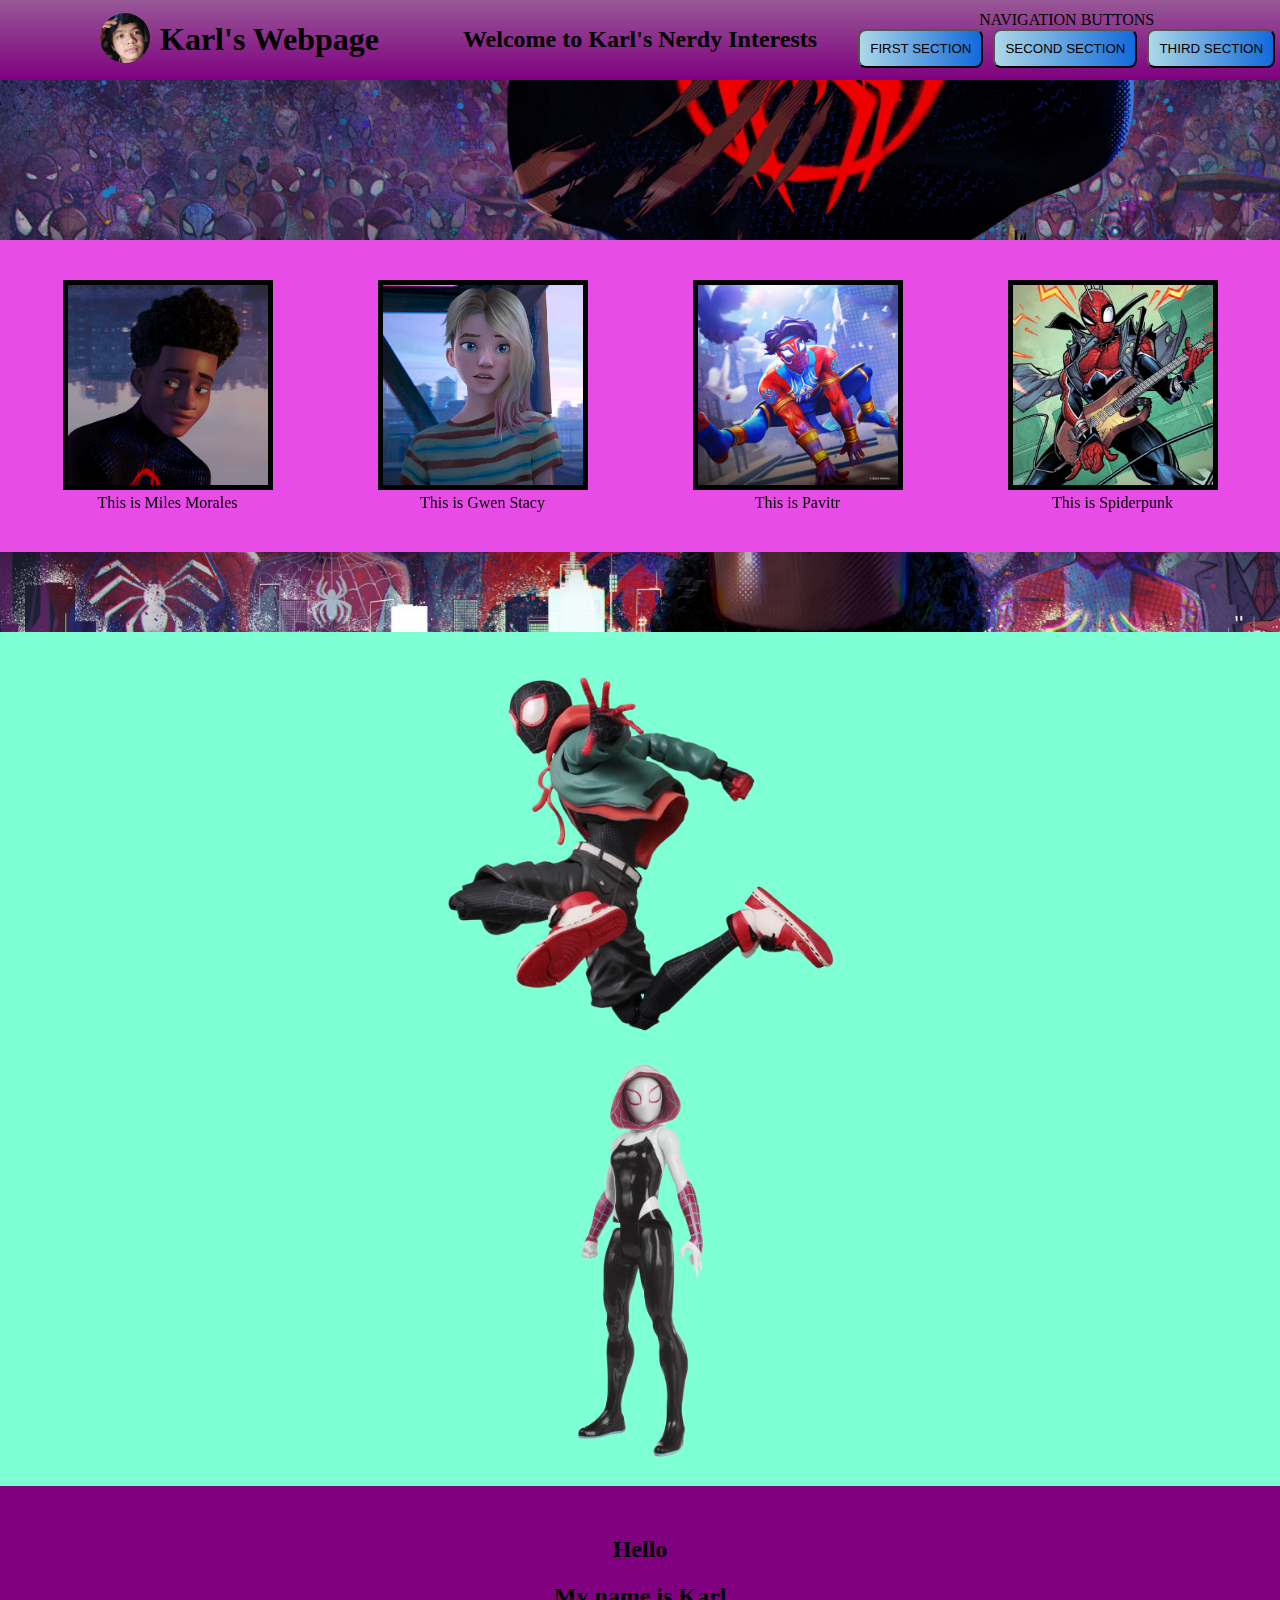
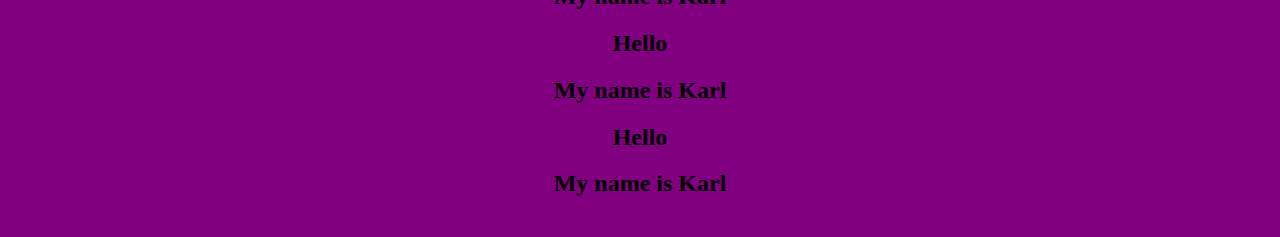
<file: index.html>
<!DOCTYPE html>
<html lang="en">
<head>
    <meta charset="UTF-8">
    <meta name="viewport" content="width=device-width, initial-scale=1.0">
    <link rel="icon" href="spiderverse logo.jpg" type="image/png">
    <title>Karl's Webpage</title>
    <link rel="stylesheet" href="style.css">
</head>
<body>
    <section id ="top-section">
            <div id = "website-heading-placeholder">
                <a href="https://web.facebook.com/karlandreigarcia.laurente.7/" target="_blank"><img id = "karl-profpic" src="Karl.jpg" alt="karl's picture"></a>
                <h1 id ="website-heading">Karl's Webpage</h1>
            </div>
            <div id="welcome-message-div">
                <h2 id="welcome-message">Welcome to Karl's Nerdy Interests</h2>
            </div>
            <div id ="btn-and-label-placeholder">
                <p id = "nav-btn-label">NAVIGATION BUTTONS</p>
                <div id="button-placeholder">
                    <button class="navigation-button" onclick="scrollToSection('first-section')">FIRST SECTION</button>
                    <button class="navigation-button" onclick="scrollToSection('second-section')">SECOND SECTION</button>
                    <button class="navigation-button" onclick="scrollToSection('third-section')">THIRD SECTION</button>
                </div>    
            </div>
    </section>
    <section id="first-section" class = "section">
        <div id = "characters-section">
            <div id="characters-div">
                <figure>
                    <div class="div-popup">
                        <a href="milesmorales.html" target="_blank"><img class="main-image" src="miles morales" alt="miles morales"></a>
                        <img class="popup-image" src="miles morales figurine.png" alt="miles morales">
                    </div>
                    <figcaption>This is Miles Morales</figcaption>
                </figure>
                <figure>
                    <div class="div-popup">
                    <a href="gwenstacy.html" target="_blank"><img class="main-image" src="gwen stacy.jpg" alt="gwen stacy"></a>
                    <img class="popup-image" src="gwen stacy figurine.png" alt="miles morales">
                    </div>
                    <figcaption>This is Gwen Stacy</figcaption>
                </figure>
                <figure>
                    <div class="div-popup">
                    <a href="pavitr.html" target="_blank"><img class="main-image" src="pavitr.jpg" alt="gwen stacy"></a>
                    <img class="popup-image" src="pavitr figurine.png" alt="miles morales">
                    </div>
                    <figcaption>This is Pavitr</figcaption>
                </figure>
                <figure>
                    <div class="div-popup">
                    <a href="spiderpunk.html" target="_blank"><img class="main-image" src="spiderpunk.jpg" alt="gwen stacy"></a>
                    <img class="popup-image" src="spiderpunk figurine.png" alt="miles morales">
                    </div>
                    <figcaption>This is Spiderpunk</figcaption>
                </figure>
            </div>
        </div>
    </section>
    <section id="second-section" class ="section">
        <div id="second-div">
            <figure>
                <img src="miles morales figurine.png" alt="miles morales figurine">
            </figure>
            <figure>
                <img src="gwen stacy figurine.png" alt="gwen stacy figurine">
            </figure>
        </div>
    </section>
    <section id="third-section">
    <div id = "second-to-last">
            <h2 class ="h2-of-second-to-last">Hello</h2>
            <h2 class ="h2-of-second-to-last">My name is Karl</h2>
        </div>
        <div id = "last-div">
        <div>
            <h2 class ="first-h2-of-last-div">Hello</h2>
            <h2 class ="first-h2-of-last-div">My name is Karl</h2>
        </div>
        <div>
            <h2 class ="second-h2-of-last-div">Hello</h2>
            <h2 class ="second-h2-of-last-div">My name is Karl</h2>
        </div>
    </div>
    </section>
    <script src = "script.js"></script>
</body>
</html>
</file>
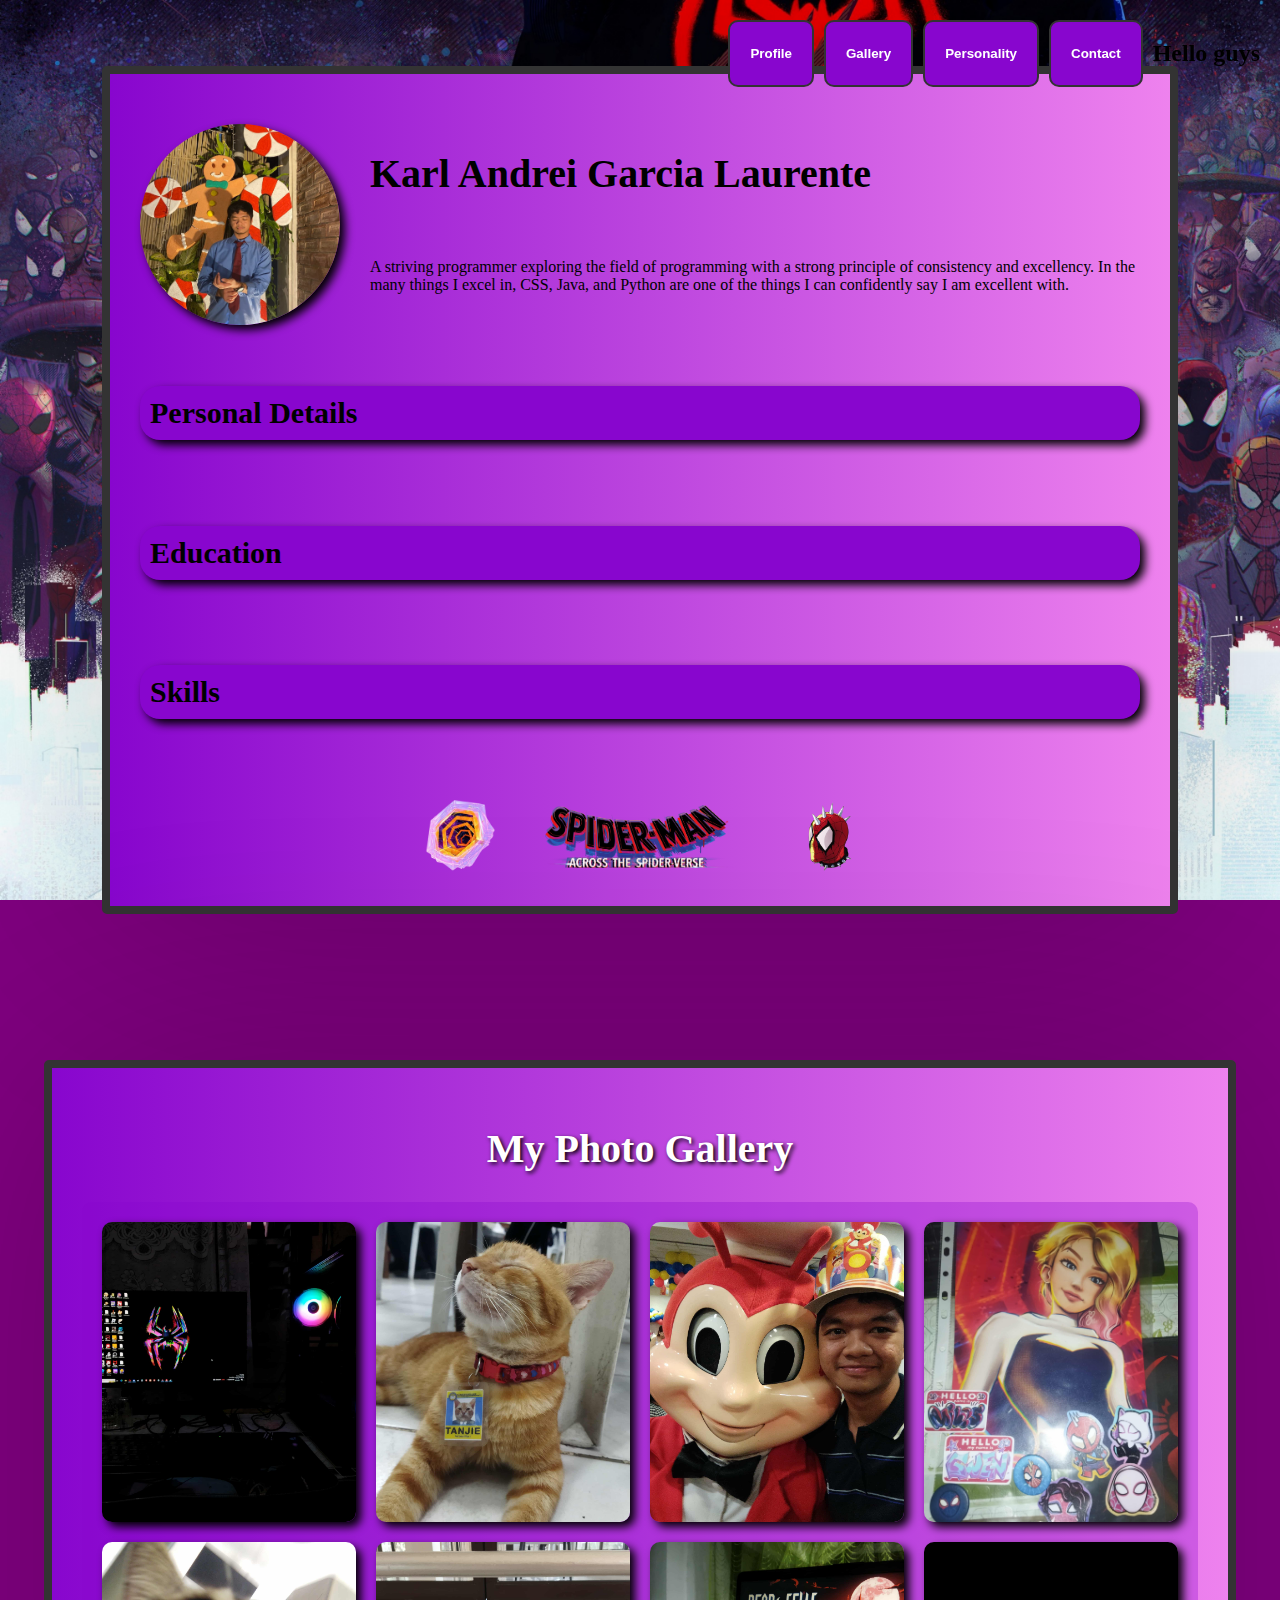
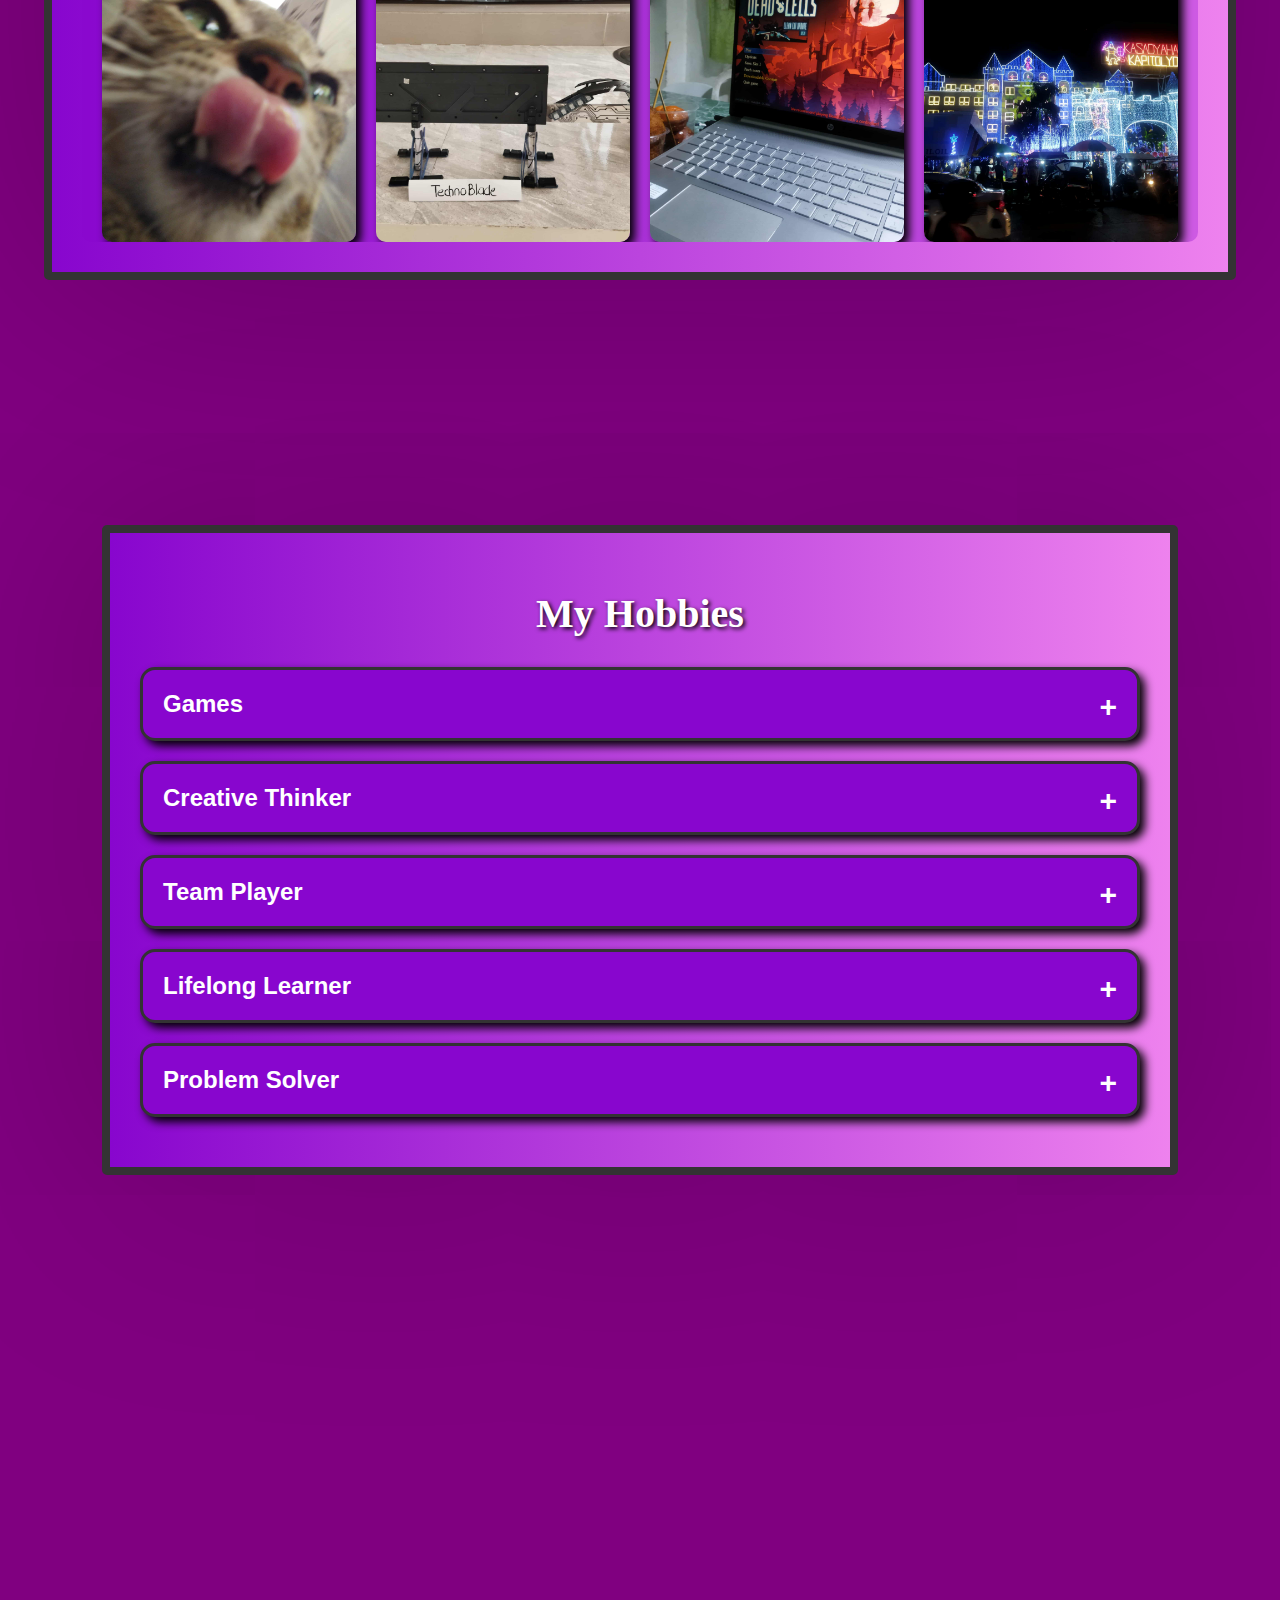
<file: portfolio-files/index.html>
<!DOCTYPE html>
<html>
<head>
    <title>Karl Andrei G. Laurente</title>
    <link rel="stylesheet" href="style.css">
</head>

<body>
    <script src="script.js"></script>
    <!-- Navigation -->
    <div class="nav-container">
        <button class="nav-btn" onclick="scrollToSection('section1')">Profile</button>
        <button class="nav-btn" onclick="scrollToSection('section2')">Gallery</button>
        <button class="nav-btn" onclick="scrollToSection('section3')">Personality</button>
        <button class="nav-btn" onclick="scrollToSection('section4')">Contact</button>
        <h2>Hello guys</h2>
    </div>

    <!-- SECTION 1: Profile (Your existing content) -->
    <div id="section1" class="section">
        <div class="box-outline">
            <div class="profile">
                <img class="profile-picture" src="Karl.jpg" alt="Karl" width="200px">
                <div>
                    <h1 class="name">Karl Andrei Garcia Laurente</h1><br>
                    <p>A striving programmer exploring the field of programming with a strong principle of consistency and excellency. In the many things I excel in, CSS, Java, and Python are one of the things I can confidently say I am excellent with.</p>
                </div>
            </div>

            <br><br><h2 class="personal">Personal Details <button class="dropdown-btn" id="personal-dropdown-btn" style="display:none;">+</button></h2>
            <div class="dropdown" id="personal-dropdown">
                <div>
                    <h2>Address</h2>
                    <p>Block 8 Barangay Sinikway, La Paz, Iloilo City</p>
                </div>
                <div>
                    <h2>Contact</h2>
                    <p>09287313637</p>
                </div>
                <div>
                    <h2>Others</h2>
                    <p>karlandrei.laurente@students.isatu.edu.ph</p>
                </div>
            </div>

            <br><br><h2 class="education">Education<button class="dropdown-btn" id="education-dropdown-btn" style="display:none;">+</button></h2>
            <div class="dropdown" id="education-dropdown">
                <div>
                    <h2>Bachelor of Science in Information Technology</h2>
                </div>
                <div>
                    <p>A four-year undergraduate program that focuses on the study of computer systems, software, networks, and information management.</p>
                </div>
                <div>
                    <h2>Primary</h2>
                    <p>La Paz II Elementary School</p>
                </div>
                <div>
                    <h2>Secondary</h2>
                    <p>La Paz National High School</p>
                </div>
                <div>
                    <h2>College</h2>
                    <p>Iloilo Science And Technology University</p>
                </div>
            </div>

            <br><br><h2 class="skills">Skills <button class="dropdown-btn" id="skills-dropdown-btn" style="display:none;">+</button></h2>
            <div class="dropdown" id="skills-dropdown">
                <img src="python.png" alt="python" width="150px">
                <div class="python">
                    <h2>Python</h2>
                    <p>A high-level, easy-to-read programming language known for its simplicity and versatility. Widely used in web development, data science, automation, and artificial intelligence.</p>
                </div>

                <img src="json.png" alt="python" width="150px">
                <div class="Json">
                    <h2>Json</h2>
                    <p>A lightweight data format used to store and exchange information. It is easy for humans to read and for machines to parse, often used in APIs and web applications.</p>
                </div>

                <img src="java.png" alt="python" width="150px">
                <div class="Java">
                    <h2>Java</h2>
                    <p>A powerful, object-oriented programming language designed for portability and reliability. Commonly used in enterprise applications, Android development, and large-scale systems.</p>
                </div>

                <img src="HTML.png" alt="python" width="150px">
                <div class="HTML">
                    <h2>HTML</h2>
                    <p>The standard markup language for creating web pages. It structures content on the web using elements like headings, paragraphs, links, and images.</p>
                </div>
            </div>

            <br><br>
            <div class="logo">
                <a href="https://www.linkedin.com/in/karl-andrei-laurente-016103383"><img src="spiderverse portal.png" width="70" height="70" alt="logo"></a>
                <a href="https://www.instagram.com/undoubtedlykarl"><img src="spiderverse logo.png" width="200" height="70" alt="logo" class="shift-left"></a>
                <a href="https://www.facebook.com/karlandreigarcia.laurente.7"><img src="spiderpunk.jpg" width="50" height="70"></a>
            </div>
        </div>
    </div>

    <!-- SECTION 2: Photo Gallery -->
    <div id="section2" class="section">
        <div class="gallery-container">
            <h1 class="gallery-title">My Photo Gallery</h1>
            <div class="gallery-grid">
                <!-- ADD YOUR PHOTOS HERE -->
                <!-- Copy and paste this gallery-item block for each photo you want to add -->
                <!-- Replace "your-photo-1.jpg" with your actual image filename -->
                <!-- Replace "Photo description" with a description of the photo -->
                
                <div class="gallery-item">
                    <img src="gallery1.jpg" alt="Photo 1">
                    <div class="gallery-caption">This is my computer setup at home</div>
                </div>

                <div class="gallery-item">
                    <img src="gallery2.jpg" alt="Photo 2">
                    <div class="gallery-caption">Last photo I ever took of Tanjie</div>
                </div>

                <div class="gallery-item">
                    <img src="gallery3.jpg" alt="Photo 3">
                    <div class="gallery-caption">My favorite fast food mascot</div>
                </div>

                <div class="gallery-item">
                    <img src="gallery4.jpg" alt="Photo 4">
                    <div class="gallery-caption">My spiderverse collection cuz I'm a big fan</div>
                </div>

                <div class="gallery-item">
                    <img src="gallery5.jpg" alt="Photo 5">
                    <div class="gallery-caption">A perfectly timed photo of Pedro while he licks his lips</div>
                </div>

                <div class="gallery-item">
                    <img src="gallery6.jpg" alt="Photo 6">
                    <div class="gallery-caption">An E-waste recycle project I made to honor the passed away minecraft player, Technoblade</div>
                </div>

                <div class="gallery-item">
                    <img src="gallery7.jpg" alt="Photo 7">
                    <div class="gallery-caption">Ever since I was a freshman, I used to go to the COMSOC office to play this game</div>
                </div> 

                <div class="gallery-item">
                    <img src="gallery8.jpg" alt="Photo 8">
                    <div class="gallery-caption">My first time seeing the Capitol up close during December</div>
                </div>

                <div class="gallery-item">
                    <img src="gallery9.jpg" alt="Photo 9">
                    <div class="gallery-caption">A recently took picture of our oath-taking as GRID officers</div>
                </div>

                <div class="gallery-item">
                    <img src="gallery10.jpg" alt="Photo 10">
                    <div class="gallery-caption">A picture of the sunset I took by myself which came out really nice</div>
                </div>

                <div class="gallery-item">
                    <img src="gallery11.jpg" alt="Photo 11">
                    <div class="gallery-caption">Birthday celebration of my sister at Mestizo</div>
                </div>

                <div class="gallery-item">
                    <img src="gallery12.jpg" alt="Photo 12">
                    <div class="gallery-caption">Me and my cousin Rv during graduation from kindergarten</div>
                </div>

                <div class="gallery-item">
                    <img src="gallery13.jpg" alt="Photo 13">
                    <div class="gallery-caption">Tree planting activity from last year</div>
                </div>

                <div class="gallery-item">
                    <img src="gallery14.jpg" alt="Photo 14">
                    <div class="gallery-caption">My graduation photo along with my awards and certificates</div>
                </div>

                <div class="gallery-item">
                    <img src="gallery15.jpg" alt="Photo 15">
                    <div class="gallery-caption">Me and my classmates wearing our toga and cap</div>
                </div>

                <div class="gallery-item">
                    <img src="gallery16.jpg" alt="Photo 16">
                    <div class="gallery-caption">Gift-giving activity of COMSOC in the year 2023</div>
                </div>

                <div class="gallery-item">
                    <img src="gallery17.jpg" alt="Photo 17">
                    <div class="gallery-caption">A visit to the cemetery back when I was kid along with my grandmother Rosalina</div>
                </div>

                <div class="gallery-item">
                    <img src="gallery18.jpg" alt="Photo 18">
                    <div class="gallery-caption">Me and my classmates reunion in WIT during the university's college days</div>
                </div>

                <div class="gallery-item">
                    <img src="gallery19.jpg" alt="Photo 19">
                    <div class="gallery-caption">Me with my parents on my graduation day in WIT as SHS</div>
                </div>

                <div class="gallery-item">
                    <img src="gallery20.jpg" alt="Photo 20">
                    <div class="gallery-caption">This was in grade 7 where I insisted to take part in the boy scout off-campus activity</div>
                </div>
                <!-- Add more photos by copying the gallery-item block above -->
            </div>
        </div>
    </div>

    <!-- SECTION 3: Personalities -->
    <div id="section3" class="section">
        <div class="personalities-container">
            <h1 class="personalities-title">My Hobbies</h1>
            
            <!-- ADD YOUR PERSONALITY TRAITS HERE -->
            <!-- Copy and paste this personality-item block for each trait -->
            <!-- Replace the button text and content text with your own -->
            
            <div class="personality-item">
                <button class="personality-btn" onclick="togglePersonality(this)">
                Games
                </button>
                <div class="personality-content">
                    <p>I am a very passionate gamer who loves to excel, have fun, and interact with other people, games have saved me multiple times from instances where I felt so alone and worthless. I treasure games a lot as it has been my main coping mechanism ever since.</p>
                    <div class="gallery-item">
                    <img src="albion.jpg" alt="albion">
                    <div class="gallery-caption">This is my current favorite game in which I am really invested in.</div>
                </div>
                </div>
            </div>

            <div class="personality-item">
                <button class="personality-btn" onclick="togglePersonality(this)">
                Creative Thinker
                </button>
                <div class="personality-content">
                    <p>Describe your creativity here. Share examples of how you approach problems creatively or how you express your creative side.</p>
                </div>
            </div>

            <div class="personality-item">
                <button class="personality-btn" onclick="togglePersonality(this)">
                Team Player
                </button>
                <div class="personality-content">
                    <p>Explain your teamwork skills and how you collaborate with others. Share experiences that demonstrate this trait.</p>
                </div>
            </div>

            <div class="personality-item">
                <button class="personality-btn" onclick="togglePersonality(this)">
                Lifelong Learner
                </button>
                <div class="personality-content">
                    <p>Discuss your passion for learning and how you continuously improve your skills. Mention areas you're currently exploring.</p>
                </div>
            </div>

            <div class="personality-item">
                <button class="personality-btn" onclick="togglePersonality(this)">
                Problem Solver
                </button>
                <div class="personality-content">
                    <p>Describe your approach to solving problems and overcoming challenges. Give examples of complex problems you've tackled.</p>
                </div>
            </div>

            <!-- Add more personality traits by copying the personality-item block above -->
        </div>
    </div>
    <div id="section4" class="section">
        <div class="hello">
            <h2 class="lasth2"><strong>Hi</strong></h2>
        </div>
    </div>
</body>
</html>
</file>
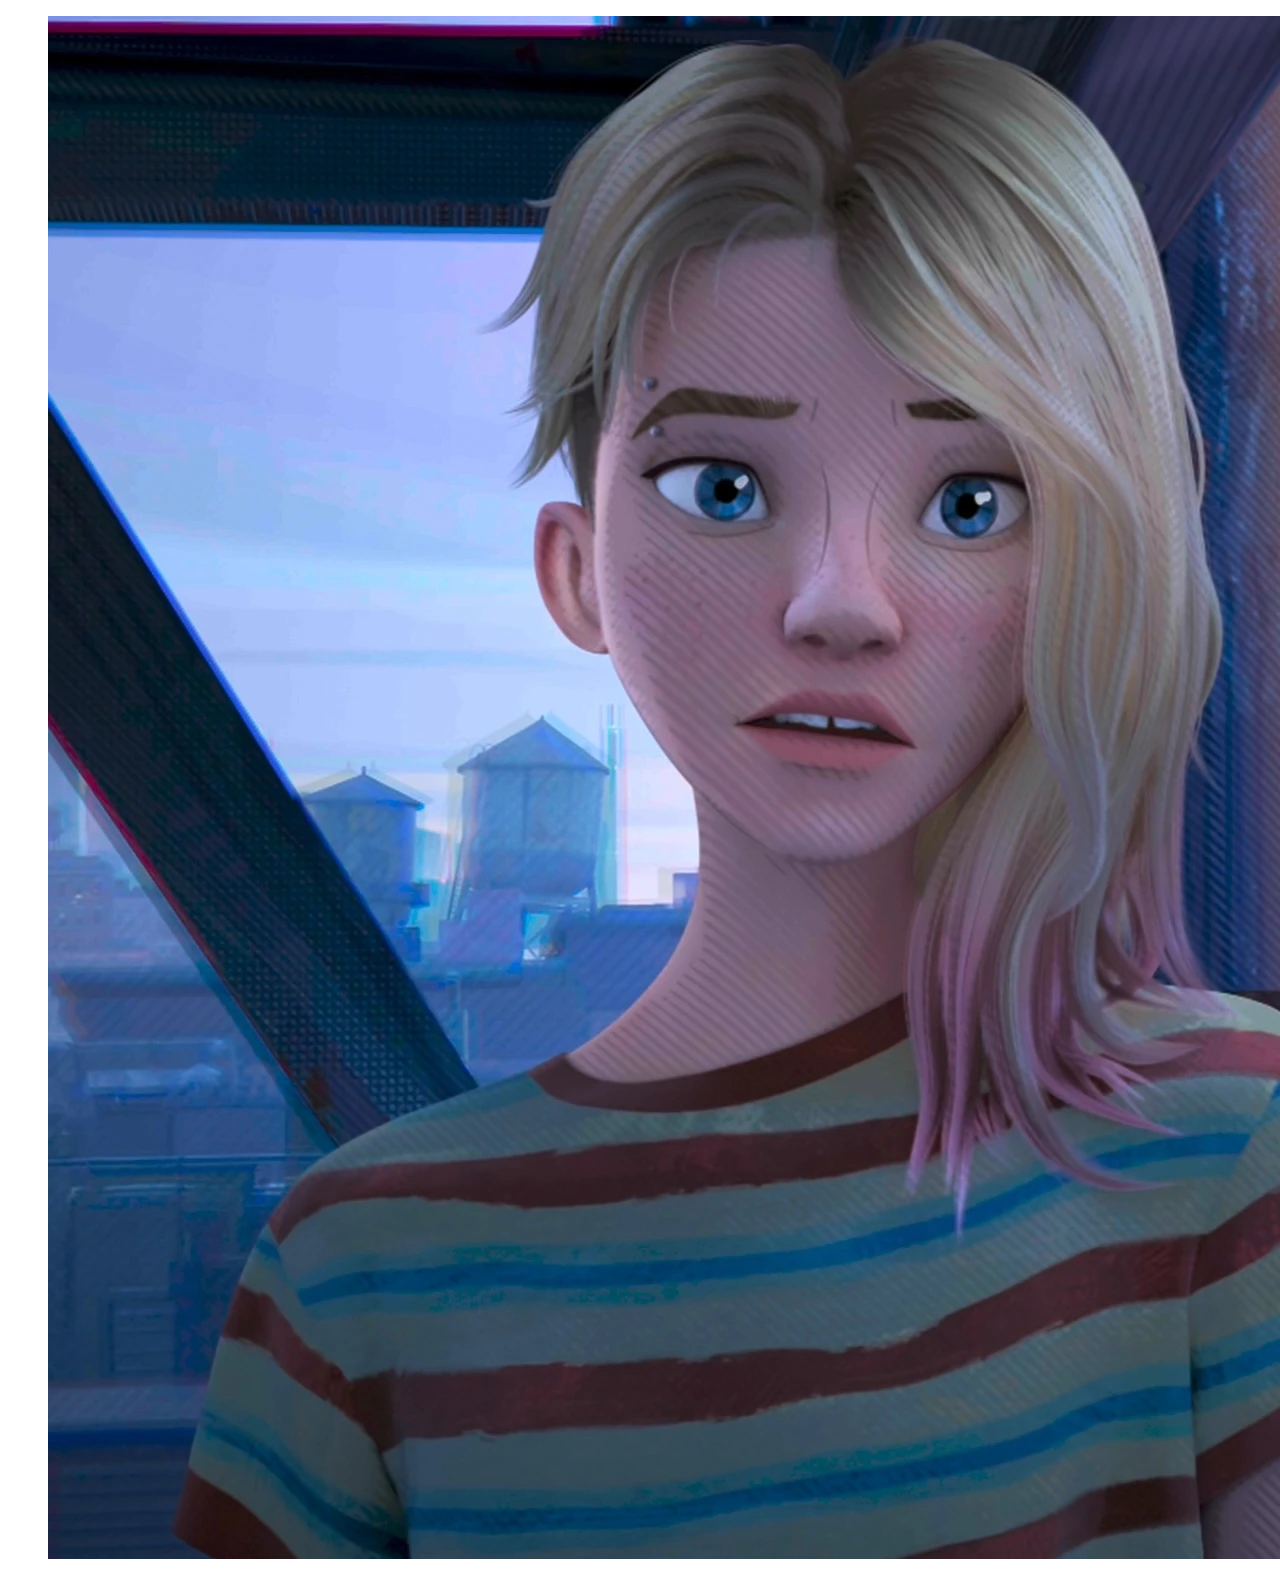
<file: gwenstacy.html>
<!DOCTYPE html>
<html lang="en">
<head>
    <meta charset="UTF-8">
    <meta name="viewport" content="width=device-width, initial-scale=1.0">
    <title>Gwen Stacy</title>
    <link rel="icon" href="spiderverse logo.jpg">
</head>
<body>
    <figure>
        <img src="gwen stacy.jpg" alt="gwen stacy">
    </figure>
</body>
</html>
</file>
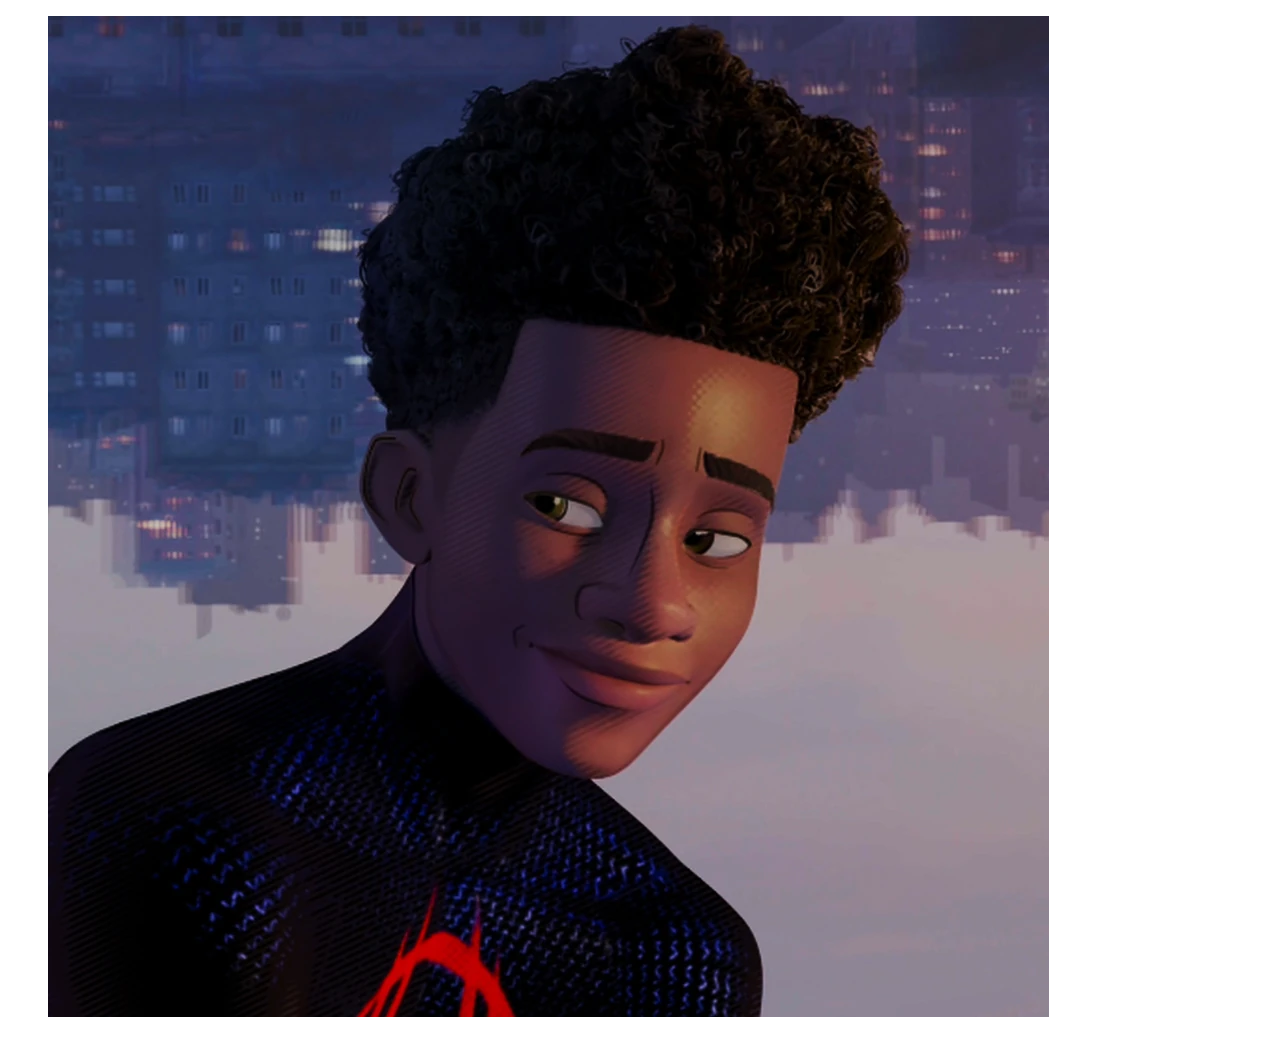
<file: milesmorales.html>
<!DOCTYPE html>
<html lang="en">
<head>
    <meta charset="UTF-8">
    <meta name="viewport" content="width=device-width, initial-scale=1.0">
    <title>Miles Morales</title>
    <link rel="icon" href="spiderverse logo.jpg">
</head>
<body>
    <figure>
        <img src="miles morales" alt="miles morales">
    </figure>
</body>
</html>
</file>
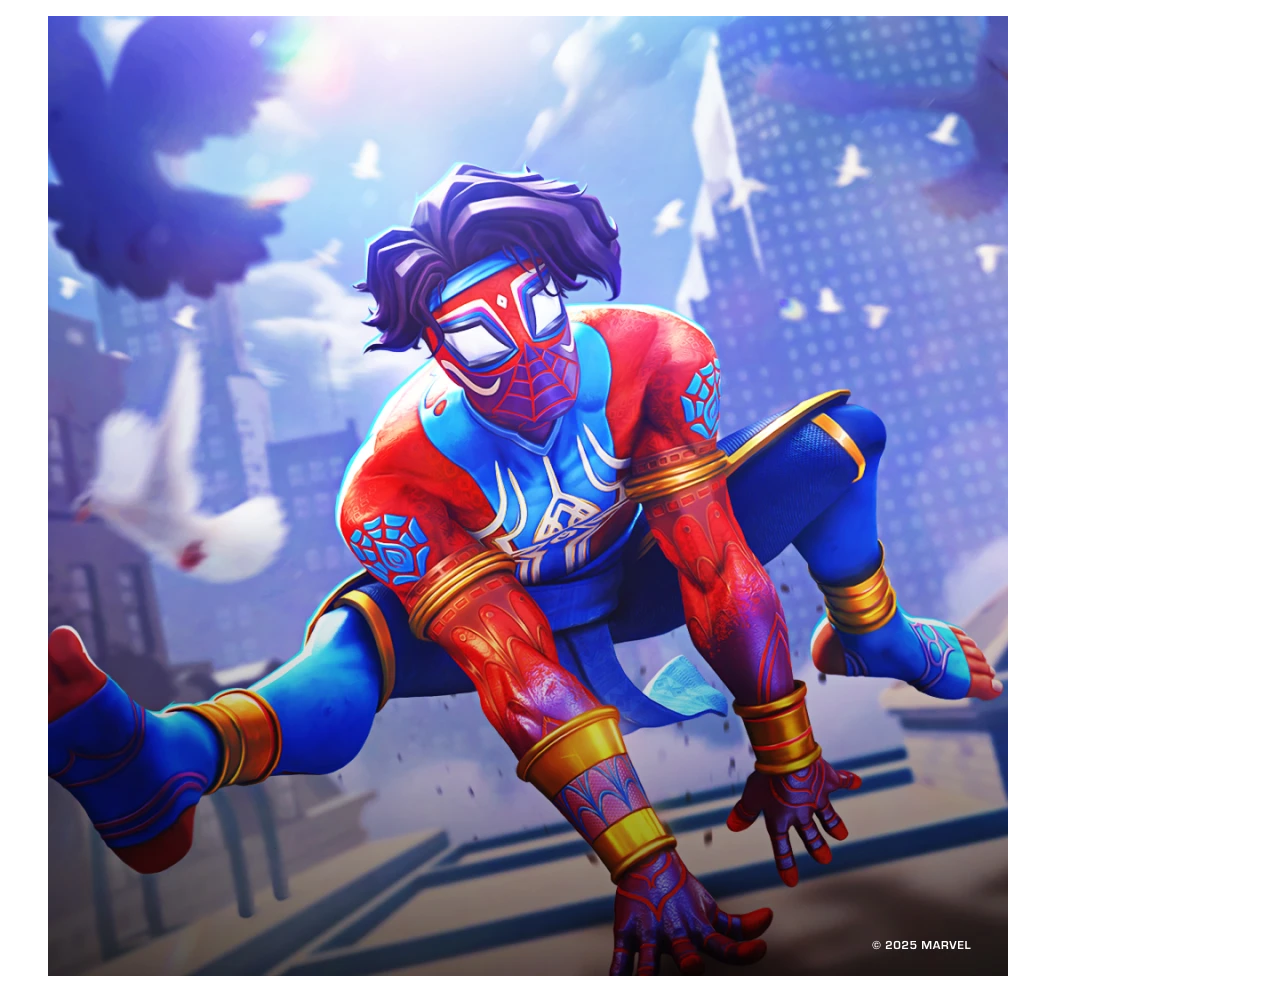
<file: pavitr.html>
<!DOCTYPE html>
<html lang="en">
<head>
    <meta charset="UTF-8">
    <meta name="viewport" content="width=device-width, initial-scale=1.0">
    <title>Pavitr</title>
    <link rel="icon" href="spiderverse logo.jpg">
</head>
<body>
    <figure>
        <img src="pavitr.jpg" alt="pavitr">
    </figure>
</body>
</html>
</file>
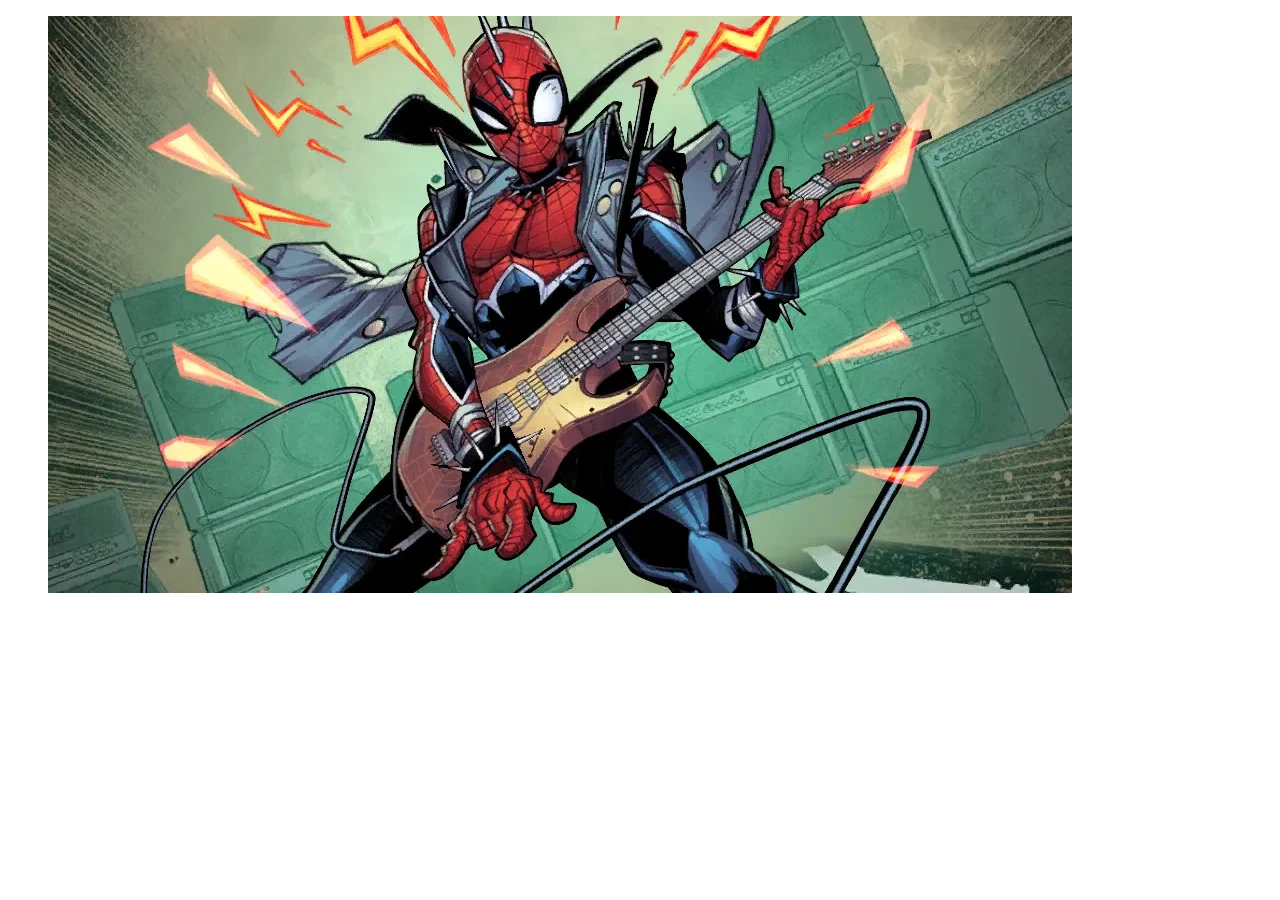
<file: spiderpunk.html>
<!DOCTYPE html>
<html lang="en">
<head>
    <meta charset="UTF-8">
    <meta name="viewport" content="width=device-width, initial-scale=1.0">
    <title>Spiderpunk</title>
    <link rel="icon" href="spiderverse logo.jpg">
</head>
<body>
    <figure>
        <img src="spiderpunk.jpg" alt="gwen stacy">
    </figure>
</body>
</html>
</file>
<file: style.css>
/* START OF BODY */
body {
    background-image: url("spiderverse wallpaper.jpg");
    background-size: cover;
    background-color: purple;
    background-attachment: fixed;
    font-family: Verdana;
    margin: 0;
    padding: 0;
    margin-top: 100px;  /* ← NEW LINE */
}
/* END OF BODY */

a:link { color: black; }       /* Unvisited links */
a:visited { color: black; }  /* Visited links */
a:active { color: red; }      /* Links being clicked */
a:hover { color: violet; }   /* Links on hover (varies) */

/* TOP SECTION */
#top-section {
    position: fixed;  /* ← ADD THIS */
    top: 0;
    left: 0;
    width: 100%;
    z-index: 1000;  /* ← ADD THIS */
    background: linear-gradient(to bottom, rgb(151, 88, 151), purple);
    display: flex;
    justify-content: space-between;
    align-items: stretch;
    min-height: 60px;
}
/* END OF TOP SECTION */


/* START OF WEBSITE HEADING DESC */
#website-heading-placeholder {
    display: flex;
    align-items: center;
    flex: 1;
}

#website-heading { 
    color: rgb(0, 0, 0);
    font-family: 'Times New Roman', Times, serif;
}

#karl-profpic {
    width: 50px;
    height: 50px;
    margin: 10px;
    border-radius: 50%;
    margin-left: 100px;
}
/* END OF WEBSITE HEADING DESC */


/* START OF WELCOME MESSAGE DIV */
#welcome-message-div {
    flex: 1;
    display: flex;
    justify-content: center;
    align-items: center;
}

#welcome-message {
    font-family: 'Times New Roman', Times, serif;
}
/* END OF WELCOME MESSAGE DIV */


/* START OF BUTTON AND LABEL PLACEHOLDER */
#btn-and-label-placeholder {
    flex: 1;
    display: flex;
    flex-direction: column;
    justify-content: center;
    align-items: center;
}

#button-placeholder {
    display: flex;
    gap: 10px;
}

#nav-btn-label {
    align-content: center;
    text-align: center;
    margin: 0px;
}

.navigation-button {
    border-radius: 8px;
    padding: 10px;
    min-width: 80px;
    background: linear-gradient(to left, rgb(17, 105, 219), lightblue);
}

.navigation-button:hover {
    background: violet;
    cursor: pointer;
}
/* END OF BUTTON AND LABEL PLACEHOLDER */


/* START OF FIRST SECTION */
#first-section {
    max-width: 1500px;
    margin: 10px auto;
    padding: 40px 20px;
    display: flex;
    flex-direction: column;
    align-items: center;
}

figure {
    margin: 0;  /* Remove default figure margins */
}

#characters-section {
    background-color: rgb(231, 76, 231);
    background-attachment: fixed;
    backdrop-filter: blur(10px);
    border-radius: 20px;
    padding: 40px;
    margin-top: 100px;
    width: 100%;
    margin-bottom: 30px;
    box-shadow: 0 10px 40px rgba(0, 0, 0, 0.3);
}

#characters-div {
    display: flex;
    justify-content: space-around;  /* Better spacing */
    align-items: center;
    gap: 20px;  /* Add space between images */
    flex-wrap: wrap;  /* Allow wrapping on small screens */
}

figcaption {
    text-align: center;
}

.main-image {
    height: 200px;
    width: 200px;
    object-fit: cover;  /* Keeps aspect ratio */
    cursor: pointer;
    border: 5px solid;
}

.div-popup {
    position: relative;
    display: inline-block;
}

.popup-image {
    position: absolute;
    bottom: 100%;  /* Positions it above the main image */
    left: 50%;
    transform: translateX(-50%);  /*Centers it horizontally */
    
    width: 200px;  /* Adjust size */
    height: 200px;
    
    opacity: 0;  /* Hidden by default */
    visibility: hidden;
    transition: opacity 0.3s ease, visibility 0.3s ease;
    
    /* border: 3px solid white; */
    box-shadow: 0 4px 8px rgba(0, 0, 0, 0.3);
    z-index: 10;
}

/* Show popup on hover */
.div-popup:hover .popup-image {
    opacity: 1;
    visibility: visible;
}


/* END OF FIRST SECTION */


/* START OF SECOND SECTION */
#second-section {
    max-width: 1500px;
    align-items: center;
    margin: 10px auto;
    display: flex;
    flex-direction: column;
    text-align: center;
    background-color: aquamarine;
    padding: 20px;
}

#second-to-last {
    text-align: center;
}

#last-div {
    text-align: center;
}

.first-h2-of-last-div{
    align-content: center;
}
.second-h2-of-last-div {
    align-content: center;
}
/* END OF SECOND SECTION */

#third-section {
    background-color: purple;
    max-width: 1500px;
    margin: 0 auto;
    padding: 20px;
}
</file>
<file: portfolio-files/style.css>
/* ===== GENERAL STYLES ===== */
body {
    background-image: url("spiderverse wallpaper.jpg");
    background-size: cover;
    background-color: purple;
    background-attachment: fixed;
    font-family: Verdana;
    margin: 0;
    padding: 0;
}

img {
    max-width: 100%;
    height: auto;
}

/* ===== NAVIGATION ===== */
.nav-container {
    position: fixed;
    top: 20px;
    right: 20px;
    z-index: 1000;
    display: flex;
    gap: 10px;
}

.nav-btn {
    background: #8806ce;
    color: white;
    border: 2px solid #333;
    padding: 10px 20px;
    border-radius: 10px;
    cursor: pointer;
    font-weight: bold;
    transition: all 0.3s;
}

.nav-btn:hover {
    background: violet;
    transform: scale(1.05);
}

/* ===== SECTION LAYOUT ===== */
.section {
    min-height: 100vh;
    padding: 40px 20px;
    display: flex;
    justify-content: center;
    align-items: center;
}

/* ===== SECTION 1: PROFILE STYLES ===== */
.profile-picture {
    box-shadow: 5px 5px 10px black;
    border-radius: 50%;
    max-width: 100%;
    height: auto;
}

.profile {
    display: flex;
    align-items: flex-start;
    gap: 30px;
    margin-top: 20px;
    margin-left: 0;
}

.box-outline {
    width: 90%;
    max-width: 1000px;
    height: auto;
    background: linear-gradient(to right, #8806ce, violet);
    border: 8px solid #333;
    border-radius: 5px;
    padding: 30px;
    box-shadow: 5px 5px 500px rgba(0,0,0,0.2);
}

.name {
    font-size: 40px;
}

.personal, .education, .skills {
    margin-right: 0;
    position: relative;
    background: #8806ce;
    border-radius: 20px;
    font-size: 30px;
    padding: 10px;
    box-shadow: 5px 5px 10px black;
}

.dropdown-btn {
    position: absolute;
    right: 10px;
    top: 50%;
    transform: translateY(-50%);
    background: transparent;
    border: none;
    font-size: 20px;
    cursor: pointer;
    color: white;
}

.dropdown {
    display: none;
    background: #8806ce;
    border-radius: 10px;
    padding: 10px;
    margin-top: 10px;
    box-shadow: 5px 5px 10px black;
}

.logo {
    display: flex;
    gap: 60px;
    justify-content: center;
    align-items: center;
    margin-top: 20px;
}

.shift-left {
    margin-left: -10px;
}

/* ===== SECTION 2: PHOTO GALLERY STYLES ===== */
.gallery-container {
    width: 90%;
    max-width: 1200px;
    background: linear-gradient(to right, #8806ce, violet);
    border: 8px solid #333;
    border-radius: 5px;
    padding: 30px;
    box-shadow: 5px 5px 500px rgba(0,0,0,0.2);
}

.gallery-title {
    text-align: center;
    font-size: 40px;
    color: white;
    margin-bottom: 30px;
    text-shadow: 2px 2px 4px black;
}

.gallery-grid {
    display: grid;
    grid-template-columns: repeat(auto-fit, minmax(250px, 1fr));
    gap: 20px;
    max-height: 600px;
    overflow-y: scroll;
    padding: 20px;
    background: rgba(136, 6, 206, 0.3);
    border-radius: 10px;
}

/* Custom scrollbar */
.gallery-grid::-webkit-scrollbar {
    width: 12px;
}

.gallery-grid::-webkit-scrollbar-track {
    background: rgba(0, 0, 0, 0.2);
    border-radius: 10px;
}

.gallery-grid::-webkit-scrollbar-thumb {
    background: #8806ce;
    border-radius: 10px;
}

.gallery-grid::-webkit-scrollbar-thumb:hover {
    background: violet;
}

.gallery-item {
    position: relative;
    overflow: hidden;
    border-radius: 10px;
    box-shadow: 5px 5px 10px black;
    transition: transform 0.3s;
}

.gallery-item:hover {
    transform: scale(1.05);
}

.gallery-item img {
    width: 100%;
    height: 300px;
    object-fit: cover;
    display: block;
}

.gallery-caption {
    position: absolute;
    bottom: 0;
    left: 0;
    right: 0;
    background: rgba(0, 0, 0, 0.7);
    color: white;
    padding: 10px;
    text-align: center;
    transform: translateY(100%);
    transition: transform 0.3s;
}

.gallery-item:hover .gallery-caption {
    transform: translateY(0);
}

/* ===== SECTION 3: PERSONALITIES STYLES ===== */
.personalities-container {
    width: 90%;
    max-width: 1000px;
    background: linear-gradient(to right, #8806ce, violet);
    border: 8px solid #333;
    border-radius: 5px;
    padding: 30px;
    box-shadow: 5px 5px 500px rgba(0,0,0,0.2);
}

.personalities-title {
    text-align: center;
    font-size: 40px;
    color: white;
    margin-bottom: 30px;
    text-shadow: 2px 2px 4px black;
}

.personality-item {
    margin-bottom: 20px;
}

.personality-btn {
    width: 100%;
    background: #8806ce;
    color: white;
    border: 3px solid #333;
    padding: 20px;
    font-size: 24px;
    font-weight: bold;
    border-radius: 15px;
    cursor: pointer;
    transition: all 0.3s;
    text-align: left;
    position: relative;
    box-shadow: 5px 5px 10px black;
}

.personality-btn:hover {
    background: violet;
    transform: translateX(10px);
}

.personality-btn::after {
    content: '+';
    position: absolute;
    right: 20px;
    font-size: 30px;
    transition: transform 0.3s;
}

.personality-btn.active::after {
    content: '−';
}

.personality-content {
    display: none;
    background: rgba(136, 6, 206, 0.6);
    padding: 20px;
    margin-top: 10px;
    border-radius: 10px;
    border: 2px solid #333;
    box-shadow: inset 0 0 10px rgba(0, 0, 0, 0.3);
    color: white;
    line-height: 1.6;
}

.personality-content.show {
    display: block;
    animation: slideDown 0.3s ease-out;
}

@keyframes slideDown {
    from {
        opacity: 0;
        transform: translateY(-10px);
    }
    to {
        opacity: 1;
        transform: translateY(0);
    }
}

/* ===== RESPONSIVE DESIGN ===== */
@media (max-width: 768px) {
    .profile {
        flex-direction: column;
        text-align: center;
    }

    .name {
        font-size: 30px;
    }

    .gallery-grid {
        grid-template-columns: repeat(auto-fit, minmax(150px, 1fr));
        max-height: 500px;
    }

    .gallery-item img {
        height: 200px;
    }

    .personality-btn {
        font-size: 20px;
        padding: 15px;
    }

    .nav-container {
        flex-direction: column;
        top: 10px;
        right: 10px;
    }

    .nav-btn {
        padding: 8px 15px;
        font-size: 14px;
    }
}
</file>
